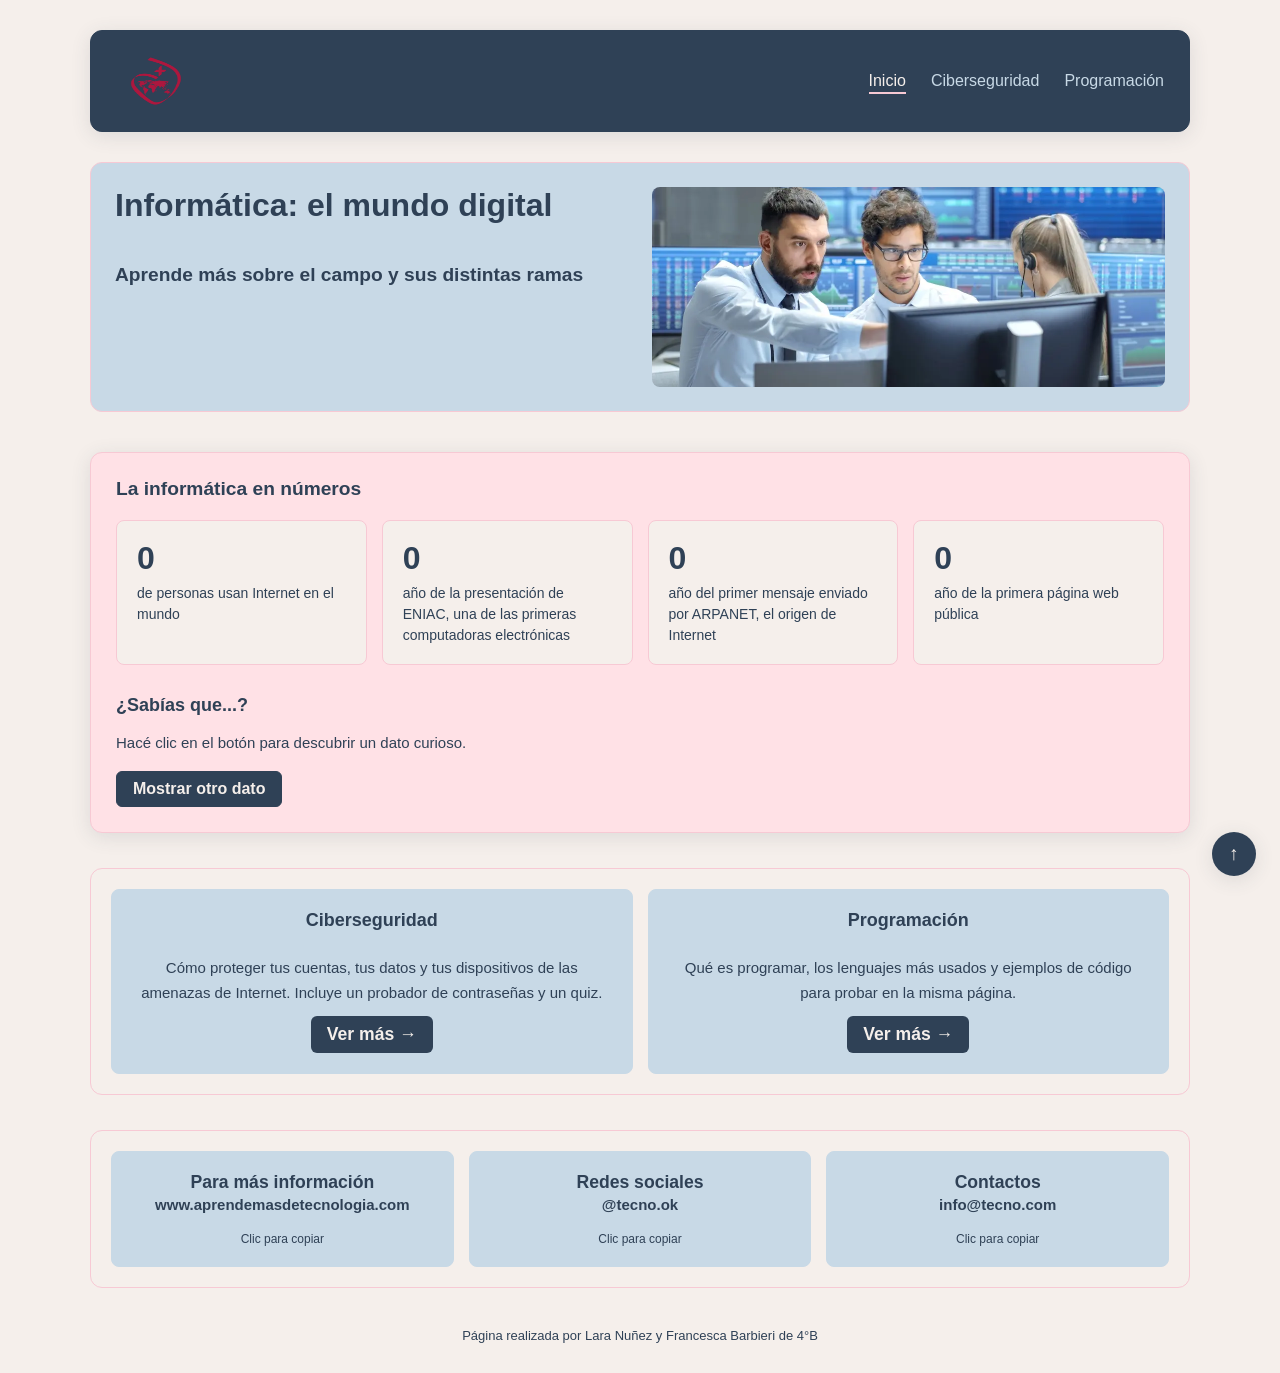
<file: index.html>
<!DOCTYPE html>
<html lang="es">
<head>
    <meta charset="UTF-8">
    <meta name="viewport" content="width=device-width, initial-scale=1.0">
    <title>Informática | Tecnologías de la información</title>
    <link rel="stylesheet" href="style.css">
</head>
<body>

    <header>
        <nav class="navbar" aria-label="Principal">
            <div class="logo" id="loguito">
                <img src="img/logo.png" width="80" height="70" alt="Logo del Sagrado Corazón de Jesús" />
            </div>

            <ul class="nav-links" id="paginas">
                <li><a href="index.html" aria-current="page">Inicio</a></li>
                <li><a href="Ciberseguridad.html">Ciberseguridad</a></li>
                <li><a href="Programacion.html">Programación</a></li>
            </ul>
        </nav>
    </header>

    <main>

        <div id="banner">

            <div>
                <h1>Informática: el mundo digital</h1>
                <h2 data-typing='["Aprende cómo se protege la información", "Descubre cómo se escribe un programa", "Explora las ramas de la informática"]'>Aprende más sobre el campo y sus distintas ramas</h2>
            </div>

            <div>
                <img src="img/cuales-son-los-tipos-de-redes-de-computadoras.webp" alt="computadoras">
            </div>
        </div>

    <section class="reveal">
        <h2>La informática en números</h2>
        <div class="stats">
            <div class="stat"><strong data-contar="5" data-sufijo=" mil millones+">0</strong><span>de personas usan Internet en el mundo</span></div>
            <div class="stat"><strong data-contar="1945">0</strong><span>año de la presentación de ENIAC, una de las primeras computadoras electrónicas</span></div>
            <div class="stat"><strong data-contar="1969">0</strong><span>año del primer mensaje enviado por ARPANET, el origen de Internet</span></div>
            <div class="stat"><strong data-contar="1991">0</strong><span>año de la primera página web pública</span></div>
        </div>
        <h3>¿Sabías que...?</h3>
        <p id="dato">Hacé clic en el botón para descubrir un dato curioso.</p>
        <button class="btn btn-principal" id="btn-dato" type="button">Mostrar otro dato</button>
    </section>

    <div class="flex-container reveal" id="cajas">
        <div class="flex-item">
            <div class="tarjeta-texto">
                <h3>Ciberseguridad</h3>
                <p>Cómo proteger tus cuentas, tus datos y tus dispositivos de las amenazas de Internet. Incluye un probador de contraseñas y un quiz.</p>
                <a class="button" href="Ciberseguridad.html">Ver más →</a>
            </div>
        </div>

        <div class="flex-item">
            <div class="tarjeta-texto">
                <h3>Programación</h3>
                <p>Qué es programar, los lenguajes más usados y ejemplos de código para probar en la misma página.</p>
                <a class="button" href="Programacion.html">Ver más →</a>
            </div>
        </div>
    </div>

    <div class="flex-container reveal" id="columnas">
        <div class="flex-item" data-copiar="www.aprendemasdetecnologia.com">Para más información
            <p>www.aprendemasdetecnologia.com</p>
            <span class="aviso">Clic para copiar</span>
        </div>
        <div class="flex-item" data-copiar="@tecno.ok">Redes sociales
            <p>@tecno.ok</p>
            <span class="aviso">Clic para copiar</span>
        </div>
        <div class="flex-item" data-copiar="info@tecno.com">Contactos
            <p>info@tecno.com</p>
            <span class="aviso">Clic para copiar</span>
        </div>
    </div>

    </main>

    <button id="subir" type="button" aria-label="Volver arriba">↑</button>

    <footer>
        <p>Página realizada por Lara Nuñez y Francesca Barbieri de 4°B</p>
    </footer>
</body>
</html>
</file>
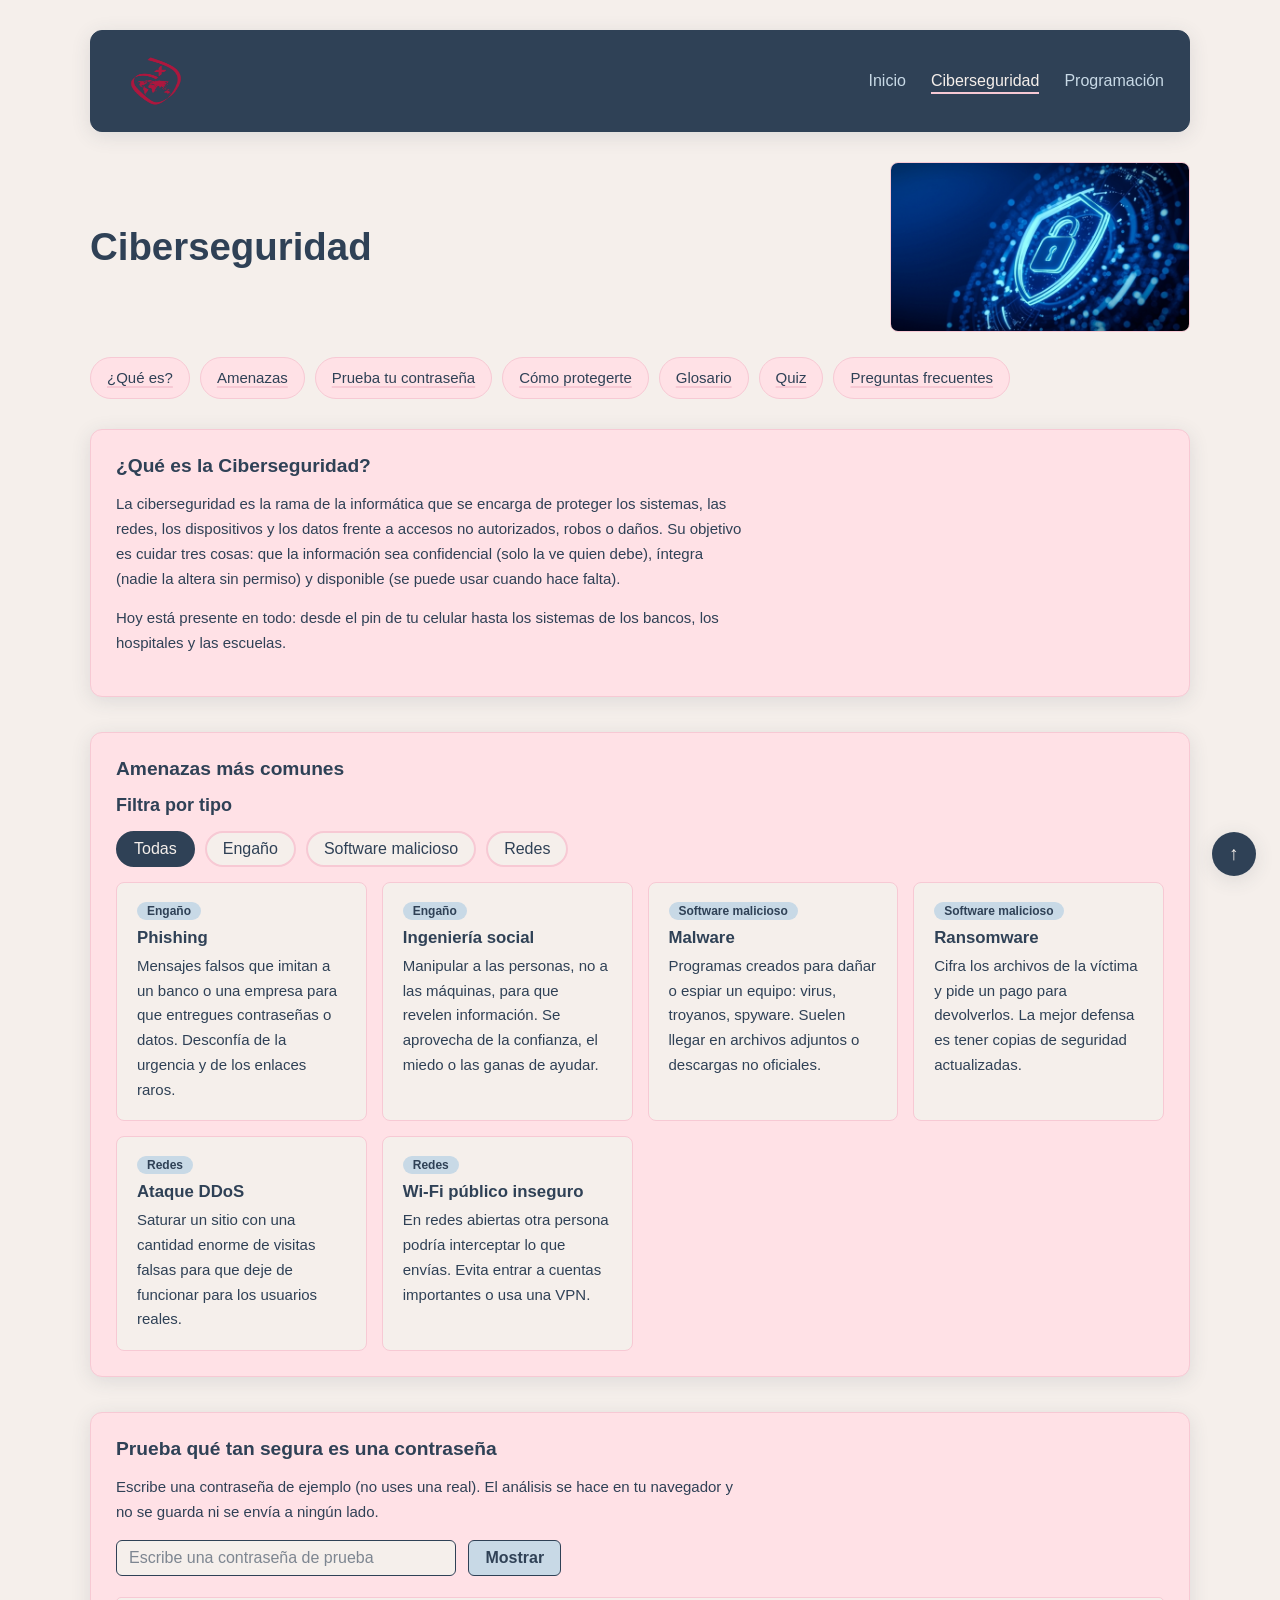
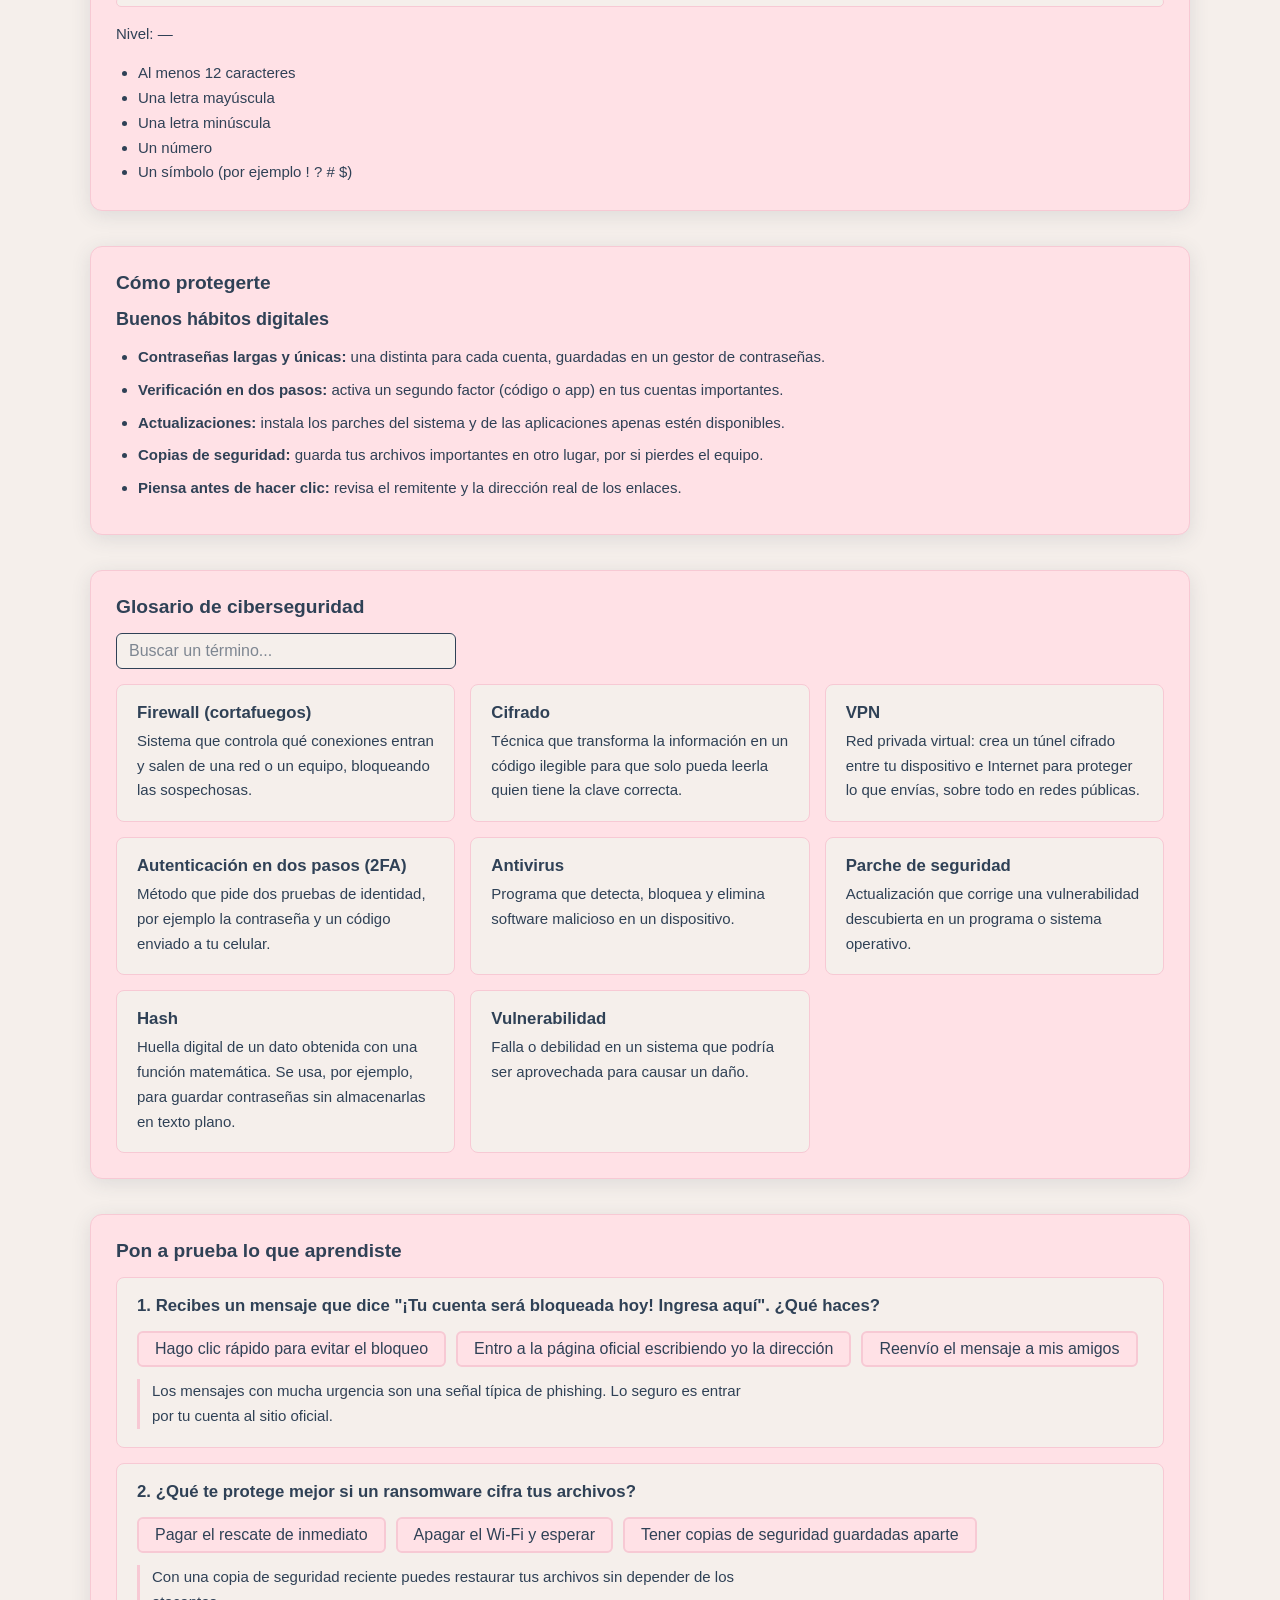
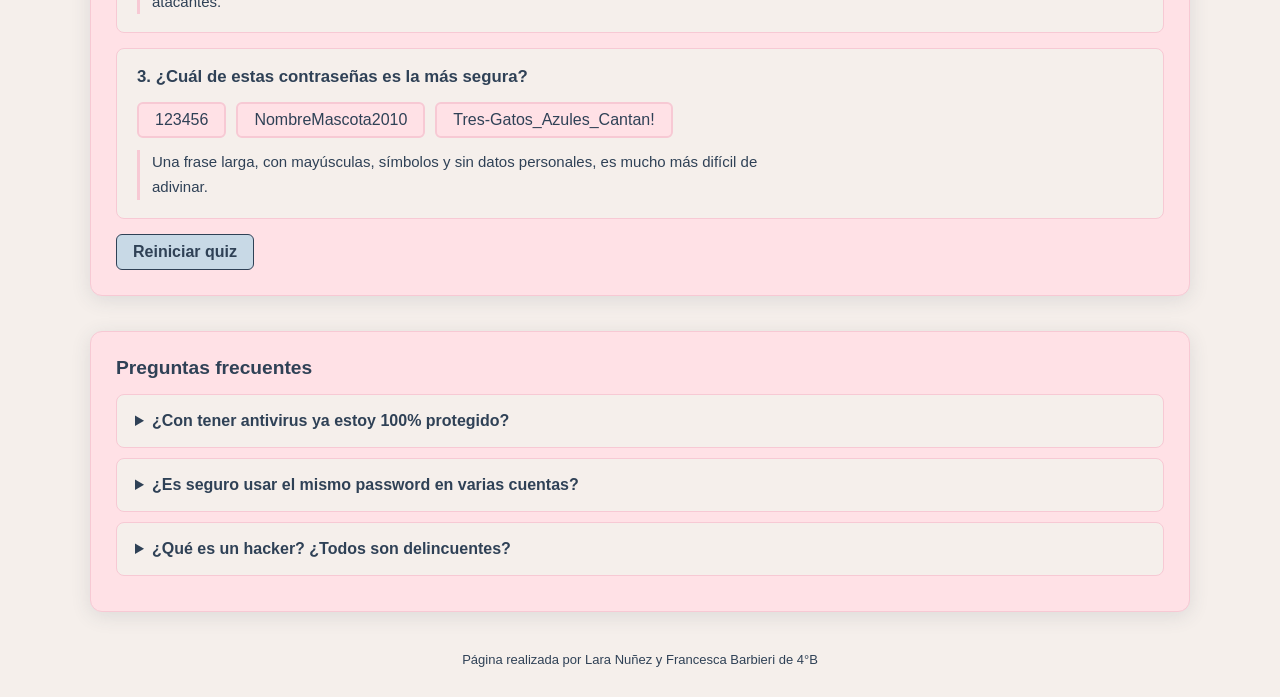
<file: Ciberseguridad.html>
<!DOCTYPE html>
<html lang="es">
<head>
    <meta charset="UTF-8">
    <meta name="viewport" content="width=device-width, initial-scale=1.0">
    <title>Ciberseguridad | Tecnologías de la información</title>
    <link rel="stylesheet" href="style.css">
</head>
<body>

    <header>
        <nav class="navbar" aria-label="Principal">
            <div class="logo" id="loguito">
                <img src="img/logo.png" width="80" height="70" alt="Logo del Sagrado Corazón de Jesús">
            </div>

            <ul class="nav-links" id="paginas">
                <li><a href="index.html">Inicio</a></li>
                <li><a href="Ciberseguridad.html" aria-current="page">Ciberseguridad</a></li>
                <li><a href="Programacion.html">Programación</a></li>
            </ul>
        </nav>
    </header>

    <main>

        <div class="hero">
            <h1>Ciberseguridad</h1>
            <img src="img/escudo.png" alt="Escudo" width="300">
        </div>

        <nav class="indice" aria-label="En esta página">
            <ul>
                <li><a href="#que-es">¿Qué es?</a></li>
                <li><a href="#amenazas">Amenazas</a></li>
                <li><a href="#contrasena">Prueba tu contraseña</a></li>
                <li><a href="#defensa">Cómo protegerte</a></li>
                <li><a href="#glosario">Glosario</a></li>
                <li><a href="#quiz">Quiz</a></li>
                <li><a href="#preguntas">Preguntas frecuentes</a></li>
            </ul>
        </nav>

        <section id="que-es" class="reveal">
            <h2>¿Qué es la Ciberseguridad?</h2>
            <p>La ciberseguridad es la rama de la informática que se encarga de proteger los sistemas, las redes, los dispositivos y los datos frente a accesos no autorizados, robos o daños. Su objetivo es cuidar tres cosas: que la información sea confidencial (solo la ve quien debe), íntegra (nadie la altera sin permiso) y disponible (se puede usar cuando hace falta).</p>
            <p>Hoy está presente en todo: desde el pin de tu celular hasta los sistemas de los bancos, los hospitales y las escuelas.</p>
        </section>

        <section id="amenazas" class="reveal">
            <div class="media">
                <div class="media-texto">
                    <h2>Amenazas más comunes</h2>
                    <h3>Filtra por tipo</h3>
                    <div class="herramientas" role="group" aria-label="Filtrar amenazas">
                        <button class="chip" type="button" data-filtro="todas" aria-pressed="true">Todas</button>
                        <button class="chip" type="button" data-filtro="engano" aria-pressed="false">Engaño</button>
                        <button class="chip" type="button" data-filtro="software" aria-pressed="false">Software malicioso</button>
                        <button class="chip" type="button" data-filtro="red" aria-pressed="false">Redes</button>
                    </div>
                    <div class="rejilla" id="lista-amenazas">
                        <article class="tarjeta" data-tipo="engano">
                            <span class="etiqueta">Engaño</span>
                            <h3>Phishing</h3>
                            <p>Mensajes falsos que imitan a un banco o una empresa para que entregues contraseñas o datos. Desconfía de la urgencia y de los enlaces raros.</p>
                        </article>
                        <article class="tarjeta" data-tipo="engano">
                            <span class="etiqueta">Engaño</span>
                            <h3>Ingeniería social</h3>
                            <p>Manipular a las personas, no a las máquinas, para que revelen información. Se aprovecha de la confianza, el miedo o las ganas de ayudar.</p>
                        </article>
                        <article class="tarjeta" data-tipo="software">
                            <span class="etiqueta">Software malicioso</span>
                            <h3>Malware</h3>
                            <p>Programas creados para dañar o espiar un equipo: virus, troyanos, spyware. Suelen llegar en archivos adjuntos o descargas no oficiales.</p>
                        </article>
                        <article class="tarjeta" data-tipo="software">
                            <span class="etiqueta">Software malicioso</span>
                            <h3>Ransomware</h3>
                            <p>Cifra los archivos de la víctima y pide un pago para devolverlos. La mejor defensa es tener copias de seguridad actualizadas.</p>
                        </article>
                        <article class="tarjeta" data-tipo="red">
                            <span class="etiqueta">Redes</span>
                            <h3>Ataque DDoS</h3>
                            <p>Saturar un sitio con una cantidad enorme de visitas falsas para que deje de funcionar para los usuarios reales.</p>
                        </article>
                        <article class="tarjeta" data-tipo="red">
                            <span class="etiqueta">Redes</span>
                            <h3>Wi-Fi público inseguro</h3>
                            <p>En redes abiertas otra persona podría interceptar lo que envías. Evita entrar a cuentas importantes o usa una VPN.</p>
                        </article>
                    </div>
                </div>
            </div>
        </section>

        <section id="contrasena" class="reveal">
            <h2>Prueba qué tan segura es una contraseña</h2>
            <p>Escribe una contraseña de ejemplo (no uses una real). El análisis se hace en tu navegador y no se guarda ni se envía a ningún lado.</p>
            <input type="password" id="clave" placeholder="Escribe una contraseña de prueba" autocomplete="off" aria-label="Contraseña de prueba">
            <button class="btn" type="button" id="ver-clave">Mostrar</button>
            <div class="medidor" aria-hidden="true"><span id="barra"></span></div>
            <p id="nivel" aria-live="polite">Nivel: —</p>
            <ul class="requisitos" id="requisitos">
                <li data-req="largo">Al menos 12 caracteres</li>
                <li data-req="mayus">Una letra mayúscula</li>
                <li data-req="minus">Una letra minúscula</li>
                <li data-req="num">Un número</li>
                <li data-req="simbolo">Un símbolo (por ejemplo ! ? # $)</li>
            </ul>
        </section>

        <section id="defensa" class="reveal">
            <div class="media">
                <div class="media-texto">
                    <h2>Cómo protegerte</h2>
                    <h3>Buenos hábitos digitales</h3>
                    <ul class="prompt-lista">
                        <li><strong>Contraseñas largas y únicas:</strong> una distinta para cada cuenta, guardadas en un gestor de contraseñas.</li>
                        <li><strong>Verificación en dos pasos:</strong> activa un segundo factor (código o app) en tus cuentas importantes.</li>
                        <li><strong>Actualizaciones:</strong> instala los parches del sistema y de las aplicaciones apenas estén disponibles.</li>
                        <li><strong>Copias de seguridad:</strong> guarda tus archivos importantes en otro lugar, por si pierdes el equipo.</li>
                        <li><strong>Piensa antes de hacer clic:</strong> revisa el remitente y la dirección real de los enlaces.</li>
                    </ul>
                </div>
            </div>
        </section>

        <section id="glosario" class="glosario reveal">
            <h2>Glosario de ciberseguridad</h2>
            <div class="herramientas">
                <input type="search" id="buscador" placeholder="Buscar un término..." aria-label="Buscar en el glosario">
            </div>
            <dl>
                <div class="termino">
                    <dt>Firewall (cortafuegos)</dt>
                    <dd>Sistema que controla qué conexiones entran y salen de una red o un equipo, bloqueando las sospechosas.</dd>
                </div>
                <div class="termino">
                    <dt>Cifrado</dt>
                    <dd>Técnica que transforma la información en un código ilegible para que solo pueda leerla quien tiene la clave correcta.</dd>
                </div>
                <div class="termino">
                    <dt>VPN</dt>
                    <dd>Red privada virtual: crea un túnel cifrado entre tu dispositivo e Internet para proteger lo que envías, sobre todo en redes públicas.</dd>
                </div>
                <div class="termino">
                    <dt>Autenticación en dos pasos (2FA)</dt>
                    <dd>Método que pide dos pruebas de identidad, por ejemplo la contraseña y un código enviado a tu celular.</dd>
                </div>
                <div class="termino">
                    <dt>Antivirus</dt>
                    <dd>Programa que detecta, bloquea y elimina software malicioso en un dispositivo.</dd>
                </div>
                <div class="termino">
                    <dt>Parche de seguridad</dt>
                    <dd>Actualización que corrige una vulnerabilidad descubierta en un programa o sistema operativo.</dd>
                </div>
                <div class="termino">
                    <dt>Hash</dt>
                    <dd>Huella digital de un dato obtenida con una función matemática. Se usa, por ejemplo, para guardar contraseñas sin almacenarlas en texto plano.</dd>
                </div>
                <div class="termino">
                    <dt>Vulnerabilidad</dt>
                    <dd>Falla o debilidad en un sistema que podría ser aprovechada para causar un daño.</dd>
                </div>
            </dl>
            <p class="vacio" id="vacio-glosario">No se encontraron términos con esa búsqueda.</p>
        </section>

        <section id="quiz" class="reveal">
            <h2>Pon a prueba lo que aprendiste</h2>
            <div class="quiz" data-quiz>
                <div class="pregunta">
                    <h3>1. Recibes un mensaje que dice "¡Tu cuenta será bloqueada hoy! Ingresa aquí". ¿Qué haces?</h3>
                    <div class="opciones">
                        <button class="opcion" type="button">Hago clic rápido para evitar el bloqueo</button>
                        <button class="opcion" type="button" data-ok>Entro a la página oficial escribiendo yo la dirección</button>
                        <button class="opcion" type="button">Reenvío el mensaje a mis amigos</button>
                    </div>
                    <p class="explicacion">Los mensajes con mucha urgencia son una señal típica de phishing. Lo seguro es entrar por tu cuenta al sitio oficial.</p>
                </div>
                <div class="pregunta">
                    <h3>2. ¿Qué te protege mejor si un ransomware cifra tus archivos?</h3>
                    <div class="opciones">
                        <button class="opcion" type="button">Pagar el rescate de inmediato</button>
                        <button class="opcion" type="button">Apagar el Wi-Fi y esperar</button>
                        <button class="opcion" type="button" data-ok>Tener copias de seguridad guardadas aparte</button>
                    </div>
                    <p class="explicacion">Con una copia de seguridad reciente puedes restaurar tus archivos sin depender de los atacantes.</p>
                </div>
                <div class="pregunta">
                    <h3>3. ¿Cuál de estas contraseñas es la más segura?</h3>
                    <div class="opciones">
                        <button class="opcion" type="button">123456</button>
                        <button class="opcion" type="button">NombreMascota2010</button>
                        <button class="opcion" type="button" data-ok>Tres-Gatos_Azules_Cantan!</button>
                    </div>
                    <p class="explicacion">Una frase larga, con mayúsculas, símbolos y sin datos personales, es mucho más difícil de adivinar.</p>
                </div>
                <p class="resultado" aria-live="polite"></p>
                <div><button class="btn" type="button" data-reiniciar>Reiniciar quiz</button></div>
            </div>
        </section>

        <section id="preguntas" class="faq reveal">
            <h2>Preguntas frecuentes</h2>

            <details>
                <summary>¿Con tener antivirus ya estoy 100% protegido?</summary>
                <div>
                    <p>No. El antivirus ayuda mucho, pero no frena un engaño. Si tú mismo entregas tu contraseña en una página falsa, ningún programa puede evitarlo. La seguridad combina herramientas y buenos hábitos.</p>
                </div>
            </details>

            <details>
                <summary>¿Es seguro usar el mismo password en varias cuentas?</summary>
                <div>
                    <p>No es recomendable. Si una de esas páginas sufre una filtración, los atacantes probarán esa misma clave en tus otras cuentas. Lo ideal es tener una contraseña distinta para cada servicio.</p>
                </div>
            </details>

            <details>
                <summary>¿Qué es un hacker? ¿Todos son delincuentes?</summary>
                <div>
                    <p>Un hacker es una persona con grandes conocimientos técnicos. Los hackers éticos (o "de sombrero blanco") buscan fallas con permiso de las empresas para corregirlas antes de que las aproveche un delincuente. Es incluso una profesión.</p>
                </div>
            </details>
        </section>

    </main>

    <button id="subir" type="button" aria-label="Volver arriba">↑</button>

    <footer>
        <p>Página realizada por Lara Nuñez y Francesca Barbieri de 4°B</p>
    </footer>

</body>
</html>
</file>
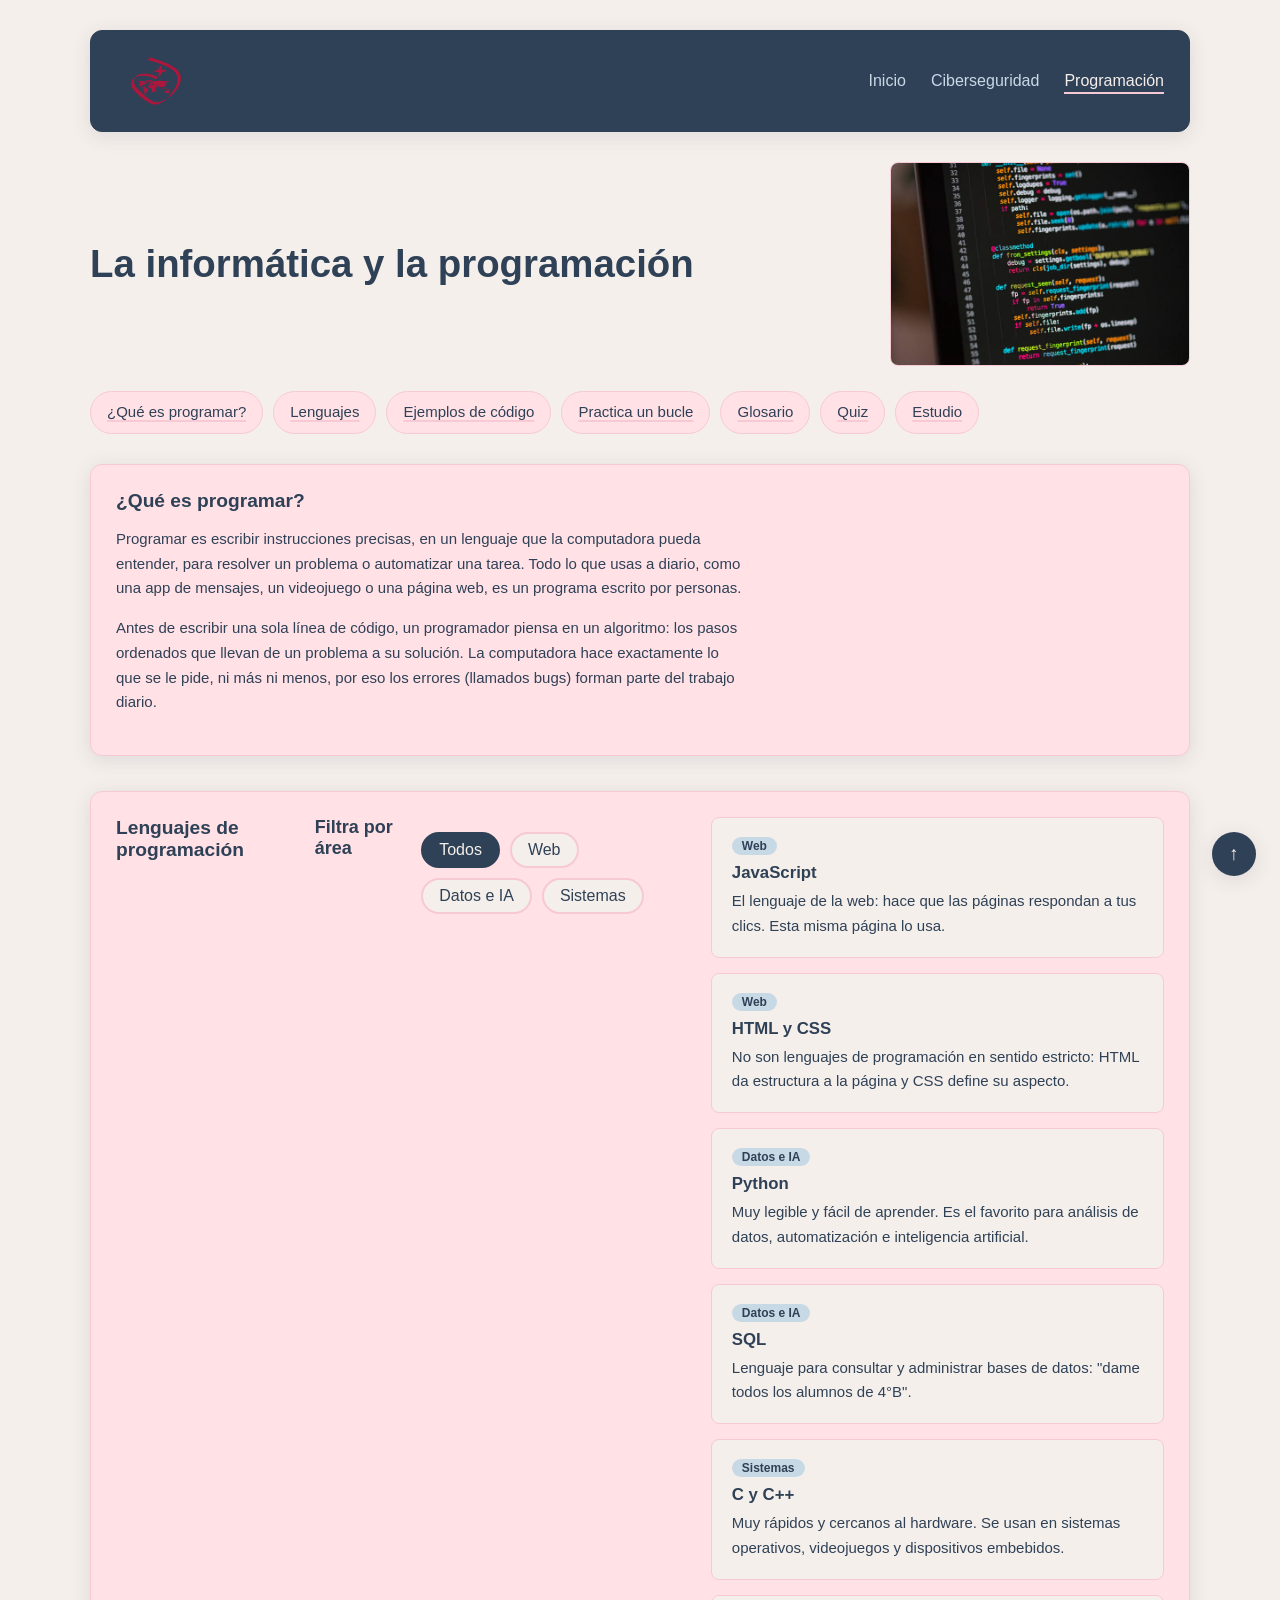
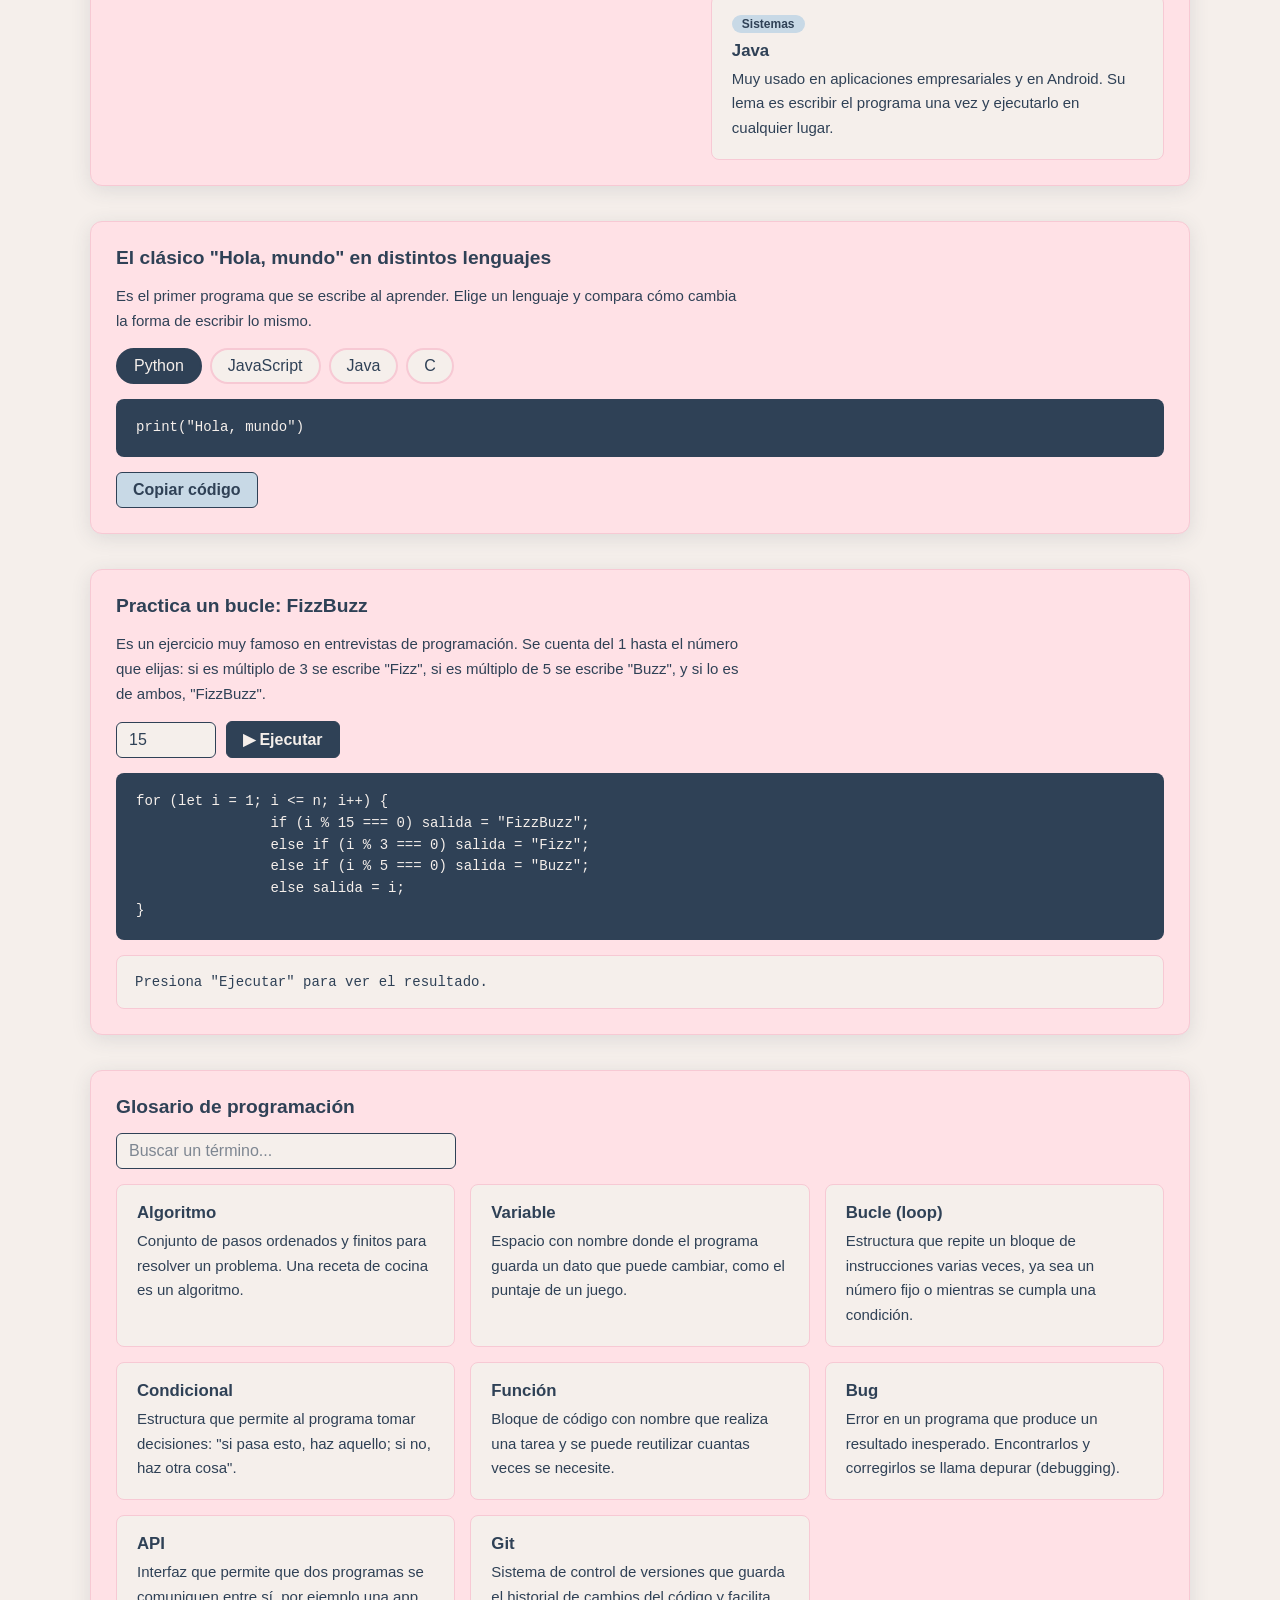
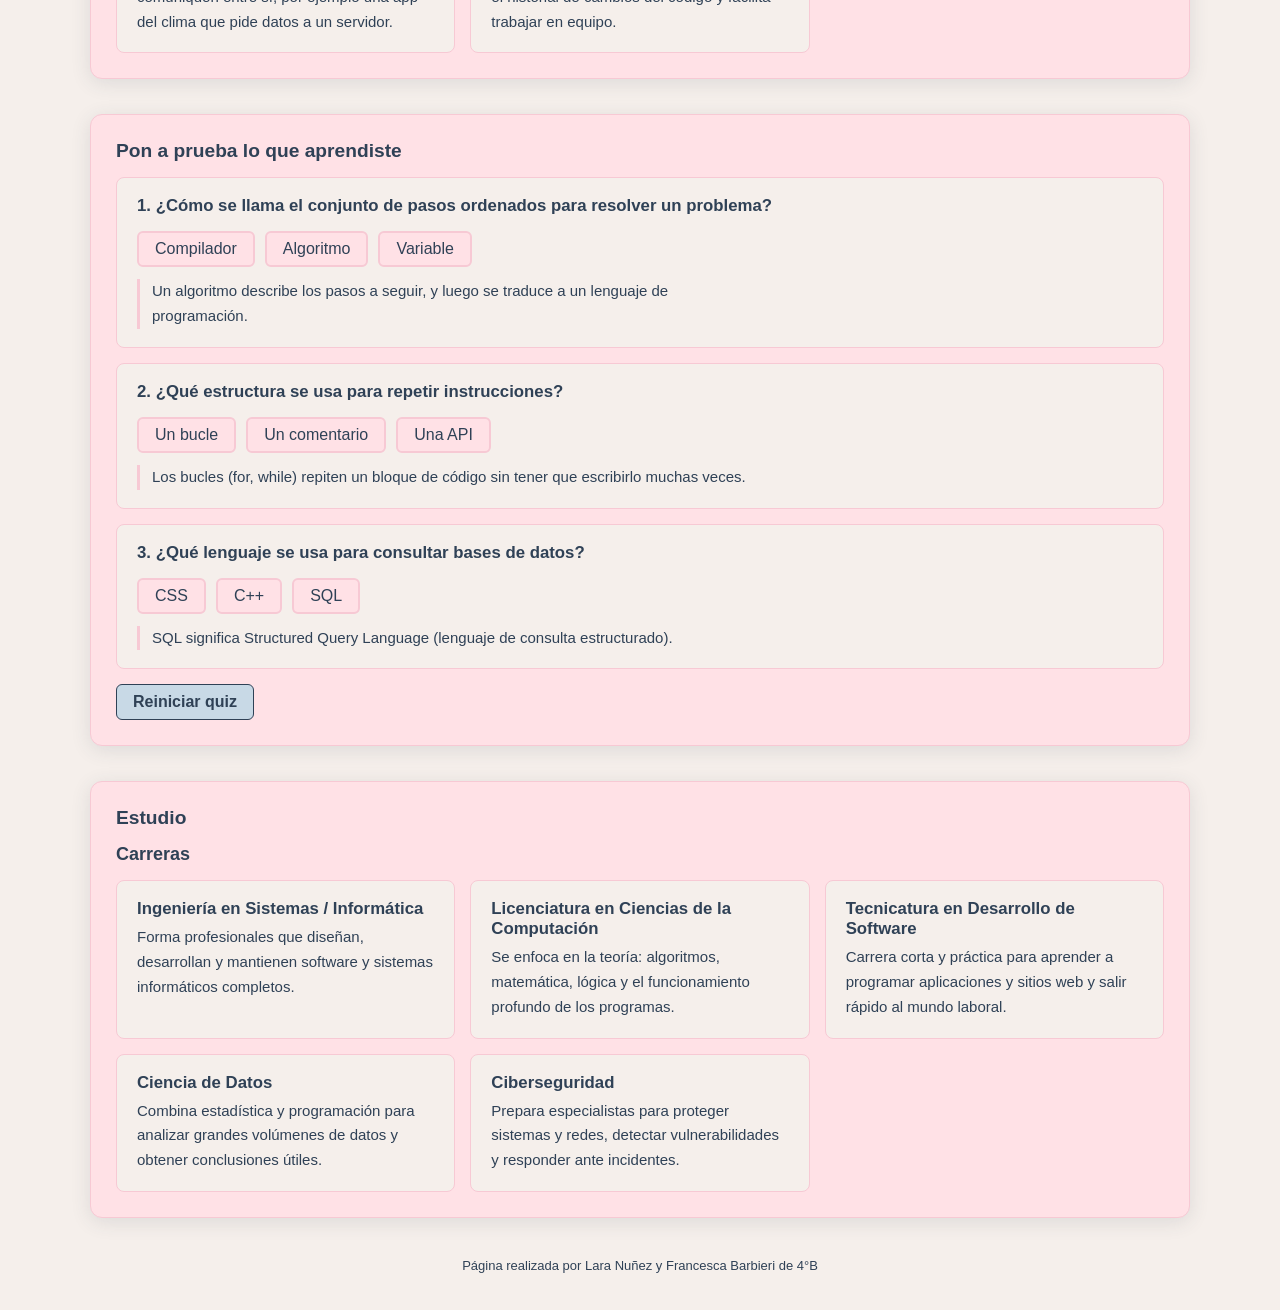
<file: Programacion.html>
<!DOCTYPE html>
<html lang="es">
<head>
    <meta charset="UTF-8">
    <meta name="viewport" content="width=device-width, initial-scale=1.0">
    <title>Programación | Tecnologías de la información</title>
    <link rel="stylesheet" href="style.css">
</head>
<body>

    <header>
        <nav class="navbar" aria-label="Principal">
            <div class="logo" id="loguito">
                <img src="img/logo.png" width="80" height="70" alt="Logo del Sagrado Corazón de Jesús">
            </div>

            <ul class="nav-links" id="paginas">
                <li><a href="index.html">Inicio</a></li>
                <li><a href="Ciberseguridad.html">Ciberseguridad</a></li>
                <li><a href="Programacion.html" aria-current="page">Programación</a></li>
            </ul>
        </nav>
    </header>

    <main>

        <div class="hero">
            <h1>La informática y la programación</h1>
            <img src="img/ee.jpg" alt="Codigo en Python" width="300">
        </div>

        <nav class="indice" aria-label="En esta página">
            <ul>
                <li><a href="#que-es">¿Qué es programar?</a></li>
                <li><a href="#lenguajes">Lenguajes</a></li>
                <li><a href="#codigo">Ejemplos de código</a></li>
                <li><a href="#practica">Practica un bucle</a></li>
                <li><a href="#glosario">Glosario</a></li>
                <li><a href="#quiz">Quiz</a></li>
                <li><a href="#estudio">Estudio</a></li>
            </ul>
        </nav>

        <section id="que-es" class="reveal">
            <h2>¿Qué es programar?</h2>
            <p>Programar es escribir instrucciones precisas, en un lenguaje que la computadora pueda entender, para resolver un problema o automatizar una tarea. Todo lo que usas a diario, como una app de mensajes, un videojuego o una página web, es un programa escrito por personas.</p>
            <p>Antes de escribir una sola línea de código, un programador piensa en un algoritmo: los pasos ordenados que llevan de un problema a su solución. La computadora hace exactamente lo que se le pide, ni más ni menos, por eso los errores (llamados bugs) forman parte del trabajo diario.</p>
        </section>

        <section id="lenguajes" class="reveal">
            <div class="media">
                    <h2>Lenguajes de programación</h2>
                    <h3>Filtra por área</h3>
                    <div class="herramientas" role="group" aria-label="Filtrar lenguajes">
                        <button class="chip" type="button" data-filtro="todas" aria-pressed="true">Todos</button>
                        <button class="chip" type="button" data-filtro="web" aria-pressed="false">Web</button>
                        <button class="chip" type="button" data-filtro="datos" aria-pressed="false">Datos e IA</button>
                        <button class="chip" type="button" data-filtro="sistemas" aria-pressed="false">Sistemas</button>
                    </div>
                    <div class="rejilla" id="lista-lenguajes">
                        <article class="tarjeta" data-tipo="web">
                            <span class="etiqueta">Web</span>
                            <h3>JavaScript</h3>
                            <p>El lenguaje de la web: hace que las páginas respondan a tus clics. Esta misma página lo usa.</p>
                        </article>
                        <article class="tarjeta" data-tipo="web">
                            <span class="etiqueta">Web</span>
                            <h3>HTML y CSS</h3>
                            <p>No son lenguajes de programación en sentido estricto: HTML da estructura a la página y CSS define su aspecto.</p>
                        </article>
                        <article class="tarjeta" data-tipo="datos">
                            <span class="etiqueta">Datos e IA</span>
                            <h3>Python</h3>
                            <p>Muy legible y fácil de aprender. Es el favorito para análisis de datos, automatización e inteligencia artificial.</p>
                        </article>
                        <article class="tarjeta" data-tipo="datos">
                            <span class="etiqueta">Datos e IA</span>
                            <h3>SQL</h3>
                            <p>Lenguaje para consultar y administrar bases de datos: "dame todos los alumnos de 4°B".</p>
                        </article>
                        <article class="tarjeta" data-tipo="sistemas">
                            <span class="etiqueta">Sistemas</span>
                            <h3>C y C++</h3>
                            <p>Muy rápidos y cercanos al hardware. Se usan en sistemas operativos, videojuegos y dispositivos embebidos.</p>
                        </article>
                        <article class="tarjeta" data-tipo="sistemas">
                            <span class="etiqueta">Sistemas</span>
                            <h3>Java</h3>
                            <p>Muy usado en aplicaciones empresariales y en Android. Su lema es escribir el programa una vez y ejecutarlo en cualquier lugar.</p>
                        </article>
                    </div>
                </div>
            </div>
        </section>

        <section id="codigo" class="reveal">
            <h2>El clásico "Hola, mundo" en distintos lenguajes</h2>
            <p>Es el primer programa que se escribe al aprender. Elige un lenguaje y compara cómo cambia la forma de escribir lo mismo.</p>
            <div class="tabs" role="tablist" aria-label="Lenguajes de ejemplo">
                <button class="tab" type="button" role="tab" aria-selected="true" data-lang="python">Python</button>
                <button class="tab" type="button" role="tab" aria-selected="false" data-lang="js">JavaScript</button>
                <button class="tab" type="button" role="tab" aria-selected="false" data-lang="java">Java</button>
                <button class="tab" type="button" role="tab" aria-selected="false" data-lang="c">C</button>
            </div>
            <pre class="codigo" id="bloque-codigo"><code>print("Hola, mundo")</code></pre>
            <button class="btn" type="button" id="copiar-codigo">Copiar código</button>
        </section>

        <section id="practica" class="reveal">
            <h2>Practica un bucle: FizzBuzz</h2>
            <p>Es un ejercicio muy famoso en entrevistas de programación. Se cuenta del 1 hasta el número que elijas: si es múltiplo de 3 se escribe "Fizz", si es múltiplo de 5 se escribe "Buzz", y si lo es de ambos, "FizzBuzz".</p>
            <div class="herramientas">
                <input type="number" id="limite" min="1" max="100" value="15" aria-label="Número final (de 1 a 100)">
                <button class="btn btn-principal" type="button" id="ejecutar">▶ Ejecutar</button>
            </div>
            <pre class="codigo"><code>for (let i = 1; i &lt;= n; i++) {
                if (i % 15 === 0) salida = "FizzBuzz";
                else if (i % 3 === 0) salida = "Fizz";
                else if (i % 5 === 0) salida = "Buzz";
                else salida = i;
}
</code></pre>
            <div class="salida" id="salida-fizz" aria-live="polite">Presiona "Ejecutar" para ver el resultado.</div>
        </section>

        <section id="glosario" class="glosario reveal">
            <h2>Glosario de programación</h2>
            <div class="herramientas">
                <input type="search" id="buscador" placeholder="Buscar un término..." aria-label="Buscar en el glosario">
            </div>
            <dl>
                <div class="termino">
                    <dt>Algoritmo</dt>
                    <dd>Conjunto de pasos ordenados y finitos para resolver un problema. Una receta de cocina es un algoritmo.</dd>
                </div>
                <div class="termino">
                    <dt>Variable</dt>
                    <dd>Espacio con nombre donde el programa guarda un dato que puede cambiar, como el puntaje de un juego.</dd>
                </div>
                <div class="termino">
                    <dt>Bucle (loop)</dt>
                    <dd>Estructura que repite un bloque de instrucciones varias veces, ya sea un número fijo o mientras se cumpla una condición.</dd>
                </div>
                <div class="termino">
                    <dt>Condicional</dt>
                    <dd>Estructura que permite al programa tomar decisiones: "si pasa esto, haz aquello; si no, haz otra cosa".</dd>
                </div>
                <div class="termino">
                    <dt>Función</dt>
                    <dd>Bloque de código con nombre que realiza una tarea y se puede reutilizar cuantas veces se necesite.</dd>
                </div>
                <div class="termino">
                    <dt>Bug</dt>
                    <dd>Error en un programa que produce un resultado inesperado. Encontrarlos y corregirlos se llama depurar (debugging).</dd>
                </div>
                <div class="termino">
                    <dt>API</dt>
                    <dd>Interfaz que permite que dos programas se comuniquen entre sí, por ejemplo una app del clima que pide datos a un servidor.</dd>
                </div>
                <div class="termino">
                    <dt>Git</dt>
                    <dd>Sistema de control de versiones que guarda el historial de cambios del código y facilita trabajar en equipo.</dd>
                </div>
            </dl>
            <p class="vacio" id="vacio-glosario">No se encontraron términos con esa búsqueda.</p>
        </section>

        <section id="quiz" class="reveal">
            <h2>Pon a prueba lo que aprendiste</h2>
            <div class="quiz" data-quiz>
                <div class="pregunta">
                    <h3>1. ¿Cómo se llama el conjunto de pasos ordenados para resolver un problema?</h3>
                    <div class="opciones">
                        <button class="opcion" type="button">Compilador</button>
                        <button class="opcion" type="button" data-ok>Algoritmo</button>
                        <button class="opcion" type="button">Variable</button>
                    </div>
                    <p class="explicacion">Un algoritmo describe los pasos a seguir, y luego se traduce a un lenguaje de programación.</p>
                </div>
                <div class="pregunta">
                    <h3>2. ¿Qué estructura se usa para repetir instrucciones?</h3>
                    <div class="opciones">
                        <button class="opcion" type="button" data-ok>Un bucle</button>
                        <button class="opcion" type="button">Un comentario</button>
                        <button class="opcion" type="button">Una API</button>
                    </div>
                    <p class="explicacion">Los bucles (for, while) repiten un bloque de código sin tener que escribirlo muchas veces.</p>
                </div>
                <div class="pregunta">
                    <h3>3. ¿Qué lenguaje se usa para consultar bases de datos?</h3>
                    <div class="opciones">
                        <button class="opcion" type="button">CSS</button>
                        <button class="opcion" type="button">C++</button>
                        <button class="opcion" type="button" data-ok>SQL</button>
                    </div>
                    <p class="explicacion">SQL significa Structured Query Language (lenguaje de consulta estructurado).</p>
                </div>
                <p class="resultado" aria-live="polite"></p>
                <div><button class="btn" type="button" data-reiniciar>Reiniciar quiz</button></div>
            </div>
        </section>

        <section id="estudio" class="glosario reveal">
            <div class="media">
                <div class="media-texto">
                    <h2>Estudio</h2>
                    <h3>Carreras</h3>
                    <dl>
                        <div class="termino">
                            <dt>Ingeniería en Sistemas / Informática</dt>
                            <dd>Forma profesionales que diseñan, desarrollan y mantienen software y sistemas informáticos completos.</dd>
                        </div>
                        <div class="termino">
                            <dt>Licenciatura en Ciencias de la Computación</dt>
                            <dd>Se enfoca en la teoría: algoritmos, matemática, lógica y el funcionamiento profundo de los programas.</dd>
                        </div>
                        <div class="termino">
                            <dt>Tecnicatura en Desarrollo de Software</dt>
                            <dd>Carrera corta y práctica para aprender a programar aplicaciones y sitios web y salir rápido al mundo laboral.</dd>
                        </div>
                        <div class="termino">
                            <dt>Ciencia de Datos</dt>
                            <dd>Combina estadística y programación para analizar grandes volúmenes de datos y obtener conclusiones útiles.</dd>
                        </div>
                        <div class="termino">
                            <dt>Ciberseguridad</dt>
                            <dd>Prepara especialistas para proteger sistemas y redes, detectar vulnerabilidades y responder ante incidentes.</dd>
                        </div>
                    </dl>
                </div>
            </div>
        </section>

    </main>

    <button id="subir" type="button" aria-label="Volver arriba">↑</button>

    <footer>
        <p>Página realizada por Lara Nuñez y Francesca Barbieri de 4°B</p>
    </footer>
</body>
</html>
</file>
<file: style.css>
@charset "utf-8";

:root {
    --navy: #2F4156;
    --sky: #C8D9E6;
    --pale-pink: #FFE1E6;
    --azalea: #F7C9D4;
    --beige: #F5EFEB;
    --shadow: 0 4px 20px rgba(47, 65, 86, 0.12);
}

* {
    margin: 0;
    padding: 0;
    box-sizing: border-box;
}

body {
    font-family: 'Segoe UI', Tahoma, Geneva, Verdana, sans-serif;
    background: var(--beige);
    color: var(--navy);
    padding: 30px;
}
a {
    color: var(--navy);
    text-decoration: none;
}

a:hover {
    color: var(--navy);
    text-decoration: underline;
    text-decoration-color: var(--azalea);
    text-decoration-thickness: 2px;
    text-underline-offset: 3px;
}

.navbar {
    display: flex;
    justify-content: space-between;
    align-items: center;
    background: var(--navy);
    border-radius: 12px;
    padding: 15px 25px;
    border: 1px solid var(--navy);
    box-shadow: var(--shadow);
}

#paginas {
    display: flex;
    gap: 25px;
    list-style: none;
    color: var(--sky);
    text-decoration: none;
    align-items: flex-end;
}

#paginas a {
    color: var(--sky);
}

#paginas a:hover {
    color: var(--pale-pink);
    text-decoration-color: var(--azalea);
}

#loguito {
    display: flex;
    align-items: flex-start;
}

#banner {
    display: flex;
    align-items: flex-start;
    justify-content: space-between;
    margin-bottom: 40px;
    padding: 24px;
    background: var(--sky);
    border: 1px solid var(--azalea);
    border-radius: 12px;
}

#banner > div {
    flex: 1 1 0;
}

#banner {
    gap: 24px;
}

#banner img {
    display: flex;
    align-items: flex-end;
    width: 100%;
    height: 200px;
    border-radius: 8px;
    object-fit: cover;
}

.button {
    background-color: var(--navy);
    color: var(--beige);
    font-weight: bold;
    border-radius: 6px;
    padding: 8px 16px;
    transition: background-color 0.3s ease, color 0.3s ease;
}

.button:hover {
    background-color: var(--azalea);
    color: var(--navy);
    text-decoration: none;
}

h1 {
    text-align: left;
    margin-bottom: 40px;
    color: var(--navy);
}

h2 {
    text-align: left;
    margin-bottom: 15px;
    color: var(--navy);
    font-size: 1.2rem;
}

h3 {
    text-align: left;
    margin-bottom: 15px;
    color: var(--navy);
    font-size: 18px;
}

p {
    margin-bottom: 15px;
    color: var(--navy);
    font-size: 12px;
}

section {
    background: var(--pale-pink);
    padding: 25px;
    margin-bottom: 35px;
    box-shadow: var(--shadow);
    border: 1px solid var(--azalea);
    border-radius: 12px;
}

.flex-container {
    display: flex;
    gap: 15px;
    background: var(--beige);
    border-radius: 12px;
    padding: 20px;
    min-height: 100px;
    justify-content: space-between;
    row-gap: 20px;
    margin-bottom: 35px;
    border: 1px solid var(--azalea);
}

.flex-item {
    display: flex;
    flex-direction: column;
    background: var(--sky);
    color: var(--navy);
    border: 1px solid var(--sky);
    border-radius: 8px;
    padding: 20px;
    text-align: center;
    font-weight: bold;
    font-size: 1.1rem;
    transition: transform 0.2s, box-shadow 0.2s, border-color 0.2s;
}

.flex:hover {
    transform: translateY(-5px);
    box-shadow: 0 8px 25px rgba(47, 65, 86, 0.18);
}

.flex-item img {
    width: 100%;
    height: 220px;
    object-fit: contain;
    border-radius: 6px;
    margin-bottom: 10px;
}

.flex-item:hover {
    transform: translateY(-5px);
    border-color: var(--navy);
    box-shadow: 0 8px 25px rgba(47, 65, 86, 0.18);
}

#columnas .flex-item:nth-child(n),
#cajas .flex-item:nth-child(n) {
    flex: 1;
}

html { scroll-behavior: smooth; }

header,
main,
footer {
    max-width: 1100px;
    margin-left: auto;
    margin-right: auto;
}

header { margin-bottom: 30px; }

a:focus-visible {
    outline: 2px solid var(--navy);
    outline-offset: 3px;
    border-radius: 2px;
}

.navbar a:focus-visible {
    outline-color: var(--pale-pink);
}

#paginas a[aria-current="page"] {
    color: var(--beige);
    border-bottom: 2px solid var(--azalea);
    padding-bottom: 3px;
}

.hero {
    display: flex;
    align-items: center;
    justify-content: space-between;
    gap: 30px;
    margin-bottom: 25px;
}

.hero h1 {
    margin-bottom: 0;
    font-size: 2.4rem;
    line-height: 1.15;
}

.hero img {
    width: 100%;
    max-width: 300px;
    height: auto;
    border-radius: 8px;
    border: 1px solid var(--azalea);
}

.indice { margin-bottom: 30px; }

.indice ul {
    display: flex;
    flex-wrap: wrap;
    gap: 10px;
    list-style: none;
}

.indice a {
    display: inline-block;
    padding: 8px 16px;
    background: var(--pale-pink);
    border: 1px solid var(--azalea);
    border-radius: 999px;
    transition: background-color 0.2s, border-color 0.2s;
}

.indice a:hover {
    background: var(--azalea);
    border-color: var(--azalea);
    text-decoration: none;
}

main p,
main li,
main dd {
    font-size: 15px;
    line-height: 1.65;
}

main p { max-width: 75ch; }

main p a,
main li a,
main dd a {
    text-decoration: underline;
    text-decoration-color: var(--azalea);
    text-decoration-thickness: 2px;
    text-underline-offset: 3px;
}

main p a:hover,
main li a:hover,
main dd a:hover {
    text-decoration-color: var(--navy);
}

.glosario dl {
    display: grid;
    grid-template-columns: repeat(auto-fit, minmax(260px, 1fr));
    gap: 15px;
}

.termino {
    background: var(--beige);
    border: 1px solid var(--azalea);
    border-radius: 8px;
    padding: 18px 20px;
}

.termino dt {
    color: var(--navy);
    font-weight: bold;
    font-size: 1.05rem;
    margin-bottom: 6px;
}

.btn,
.opcion,
.chip,
.tab {
    font: inherit;
    cursor: pointer;
    border-radius: 6px;
    transition: background-color 0.2s, color 0.2s, border-color 0.2s;
}

.btn {
    background: var(--sky);
    color: var(--navy);
    border: 1px solid var(--navy);
    font-weight: bold;
    padding: 8px 16px;
}

.btn-principal {
    background: var(--navy);
    color: var(--beige);
}

.btn:hover {
    background: var(--azalea);
    color: var(--navy);
    border-color: var(--navy);
}

.btn:focus-visible,
.chip:focus-visible,
.tab:focus-visible,
.opcion:focus-visible,
summary:focus-visible,
#subir:focus-visible {
    outline: 2px solid var(--navy);
    outline-offset: 3px;
}

input {
    font: inherit;
    color: var(--navy);
    background: var(--beige);
    border: 1px solid var(--navy);
    border-radius: 6px;
    padding: 8px 12px;
}

input::placeholder {
    color: var(--navy);
    opacity: 0.6;
}

input:focus-visible {
    outline: 2px solid var(--navy);
    outline-offset: 2px;
    box-shadow: 0 0 0 5px var(--azalea);
}

#clave,
#buscador {
    width: min(100%, 340px);
}

#limite {
    width: 100px;
}

.herramientas {
    display: flex;
    flex-wrap: wrap;
    align-items: center;
    gap: 10px;
    margin: 15px 0;
}

#contrasena input,
#contrasena .btn {
    margin-right: 8px;
    margin-bottom: 6px;
}

.chip,
.tab,
.opcion {
    background: var(--beige);
    color: var(--navy);
    border: 2px solid var(--azalea);
    padding: 7px 16px;
}

.chip,
.tab {
    border-radius: 999px;
}

.chip:hover,
.tab:hover,
.opcion:hover {
    background: var(--azalea);
}

.chip[aria-pressed="true"],
.tab[aria-selected="true"] {
    background: var(--navy);
    border-color: var(--navy);
    color: var(--beige);
}

.tabs {
    display: flex;
    flex-wrap: wrap;
    gap: 8px;
    margin: 15px 0;
}

.media {
    display: flex;
    align-items: flex-start;
    gap: 25px;
}

.media > img {
    flex: 0 0 300px;
    max-width: 35%;
    height: auto;
    border-radius: 8px;
}

.media-texto {
    flex: 1;
    min-width: 0;
}

.rejilla {
    display: grid;
    grid-template-columns: repeat(auto-fit, minmax(220px, 1fr));
    gap: 15px;
}

.tarjeta {
    background: var(--beige);
    border: 1px solid var(--azalea);
    border-radius: 8px;
    padding: 18px 20px;
}

.tarjeta h3 {
    font-size: 1.05rem;
    margin-bottom: 6px;
}

.tarjeta p {
    margin-bottom: 0;
}

.etiqueta {
    display: inline-block;
    background: var(--sky);
    color: var(--navy);
    font-size: 12px;
    font-weight: 600;
    padding: 2px 10px;
    border-radius: 999px;
    margin-bottom: 8px;
}

.stats {
    display: grid;
    grid-template-columns: repeat(auto-fit, minmax(200px, 1fr));
    gap: 15px;
    margin: 20px 0 30px;
}

.stat {
    background: var(--beige);
    border: 1px solid var(--azalea);
    border-radius: 8px;
    padding: 18px 20px;
}

.stat strong {
    display: block;
    font-size: 2rem;
    line-height: 1.2;
    margin-bottom: 6px;
}

.stat span {
    font-size: 14px;
    line-height: 1.5;
}

.tarjeta-texto {
    display: flex;
    flex-direction: column;
    align-items: center;
    gap: 10px;
    flex: 1;
}

.tarjeta-texto p {
    font-weight: normal;
    margin-bottom: 0;
}

.flex-item .button {
    margin-top: auto;
}

[data-copiar] {
    cursor: pointer;
    justify-content: center;
}

.aviso {
    font-size: 12px;
    font-weight: normal;
}

.codigo {
    background: var(--navy);
    color: var(--beige);
    font-family: Consolas, 'Courier New', monospace;
    font-size: 14px;
    line-height: 1.55;
    padding: 18px 20px;
    border-radius: 8px;
    overflow-x: auto;
    margin: 15px 0;
}

.salida {
    background: var(--beige);
    border: 1px solid var(--azalea);
    border-radius: 8px;
    padding: 15px 18px;
    margin-top: 15px;
    min-height: 50px;
    font-family: Consolas, 'Courier New', monospace;
    font-size: 14px;
    line-height: 1.6;
    overflow-wrap: anywhere;
}

.medidor {
    height: 10px;
    background: var(--beige);
    border: 1px solid var(--azalea);
    border-radius: 999px;
    overflow: hidden;
    margin: 15px 0;
}

#barra {
    display: block;
    height: 100%;
    width: 0;
    background: var(--navy);
    transition: width 0.3s ease;
}

.requisitos,
.prompt-lista {
    padding-left: 22px;
}

.prompt-lista li {
    margin-bottom: 8px;
}

.pregunta {
    background: var(--beige);
    border: 1px solid var(--azalea);
    border-radius: 8px;
    padding: 18px 20px;
    margin-bottom: 15px;
}

.pregunta h3 {
    font-size: 1.05rem;
}

.opciones {
    display: flex;
    flex-wrap: wrap;
    gap: 10px;
    margin-bottom: 12px;
}

.opcion {
    text-align: left;
    background: var(--pale-pink);
}

.explicacion {
    border-left: 3px solid var(--azalea);
    padding-left: 12px;
    margin-bottom: 0;
}

.resultado {
    font-weight: bold;
    margin: 15px 0;
}

.faq details {
    background: var(--beige);
    border: 1px solid var(--azalea);
    border-radius: 8px;
    padding: 14px 18px;
    margin-bottom: 10px;
}

.faq summary {
    cursor: pointer;
    font-weight: bold;
    line-height: 1.5;
}

.faq details[open] summary {
    margin-bottom: 10px;
}

.faq details p {
    margin-bottom: 0;
}

.vacio {
    display: none;
    margin-top: 15px;
}

#subir {
    position: fixed;
    right: 24px;
    bottom: 24px;
    width: 44px;
    height: 44px;
    border: none;
    border-radius: 50%;
    background: var(--navy);
    color: var(--beige);
    font-size: 1.2rem;
    cursor: pointer;
    box-shadow: var(--shadow);
    transition: background-color 0.2s, color 0.2s;
}

#subir:hover {
    background: var(--azalea);
    color: var(--navy);
}

footer {
    margin-top: 40px;
}

footer p {
    text-align: center;
    font-size: 13px;
    margin-bottom: 0;
}

@media (max-width: 800px) {
    body { padding: 16px; }
    .navbar,
    .hero,
    #banner,
    .media,
    .flex-container {
        flex-direction: column;
        align-items: stretch;
    }
    .media > img {
        flex: none;
        max-width: 100%;
        width: 100%;
    }
    .hero h1 { font-size: 1.9rem; }
    #paginas { flex-wrap: wrap; gap: 15px; }
}

@media (prefers-reduced-motion: reduce) {
    html { scroll-behavior: auto; }
    * { transition: none !important; }
}
</file>
